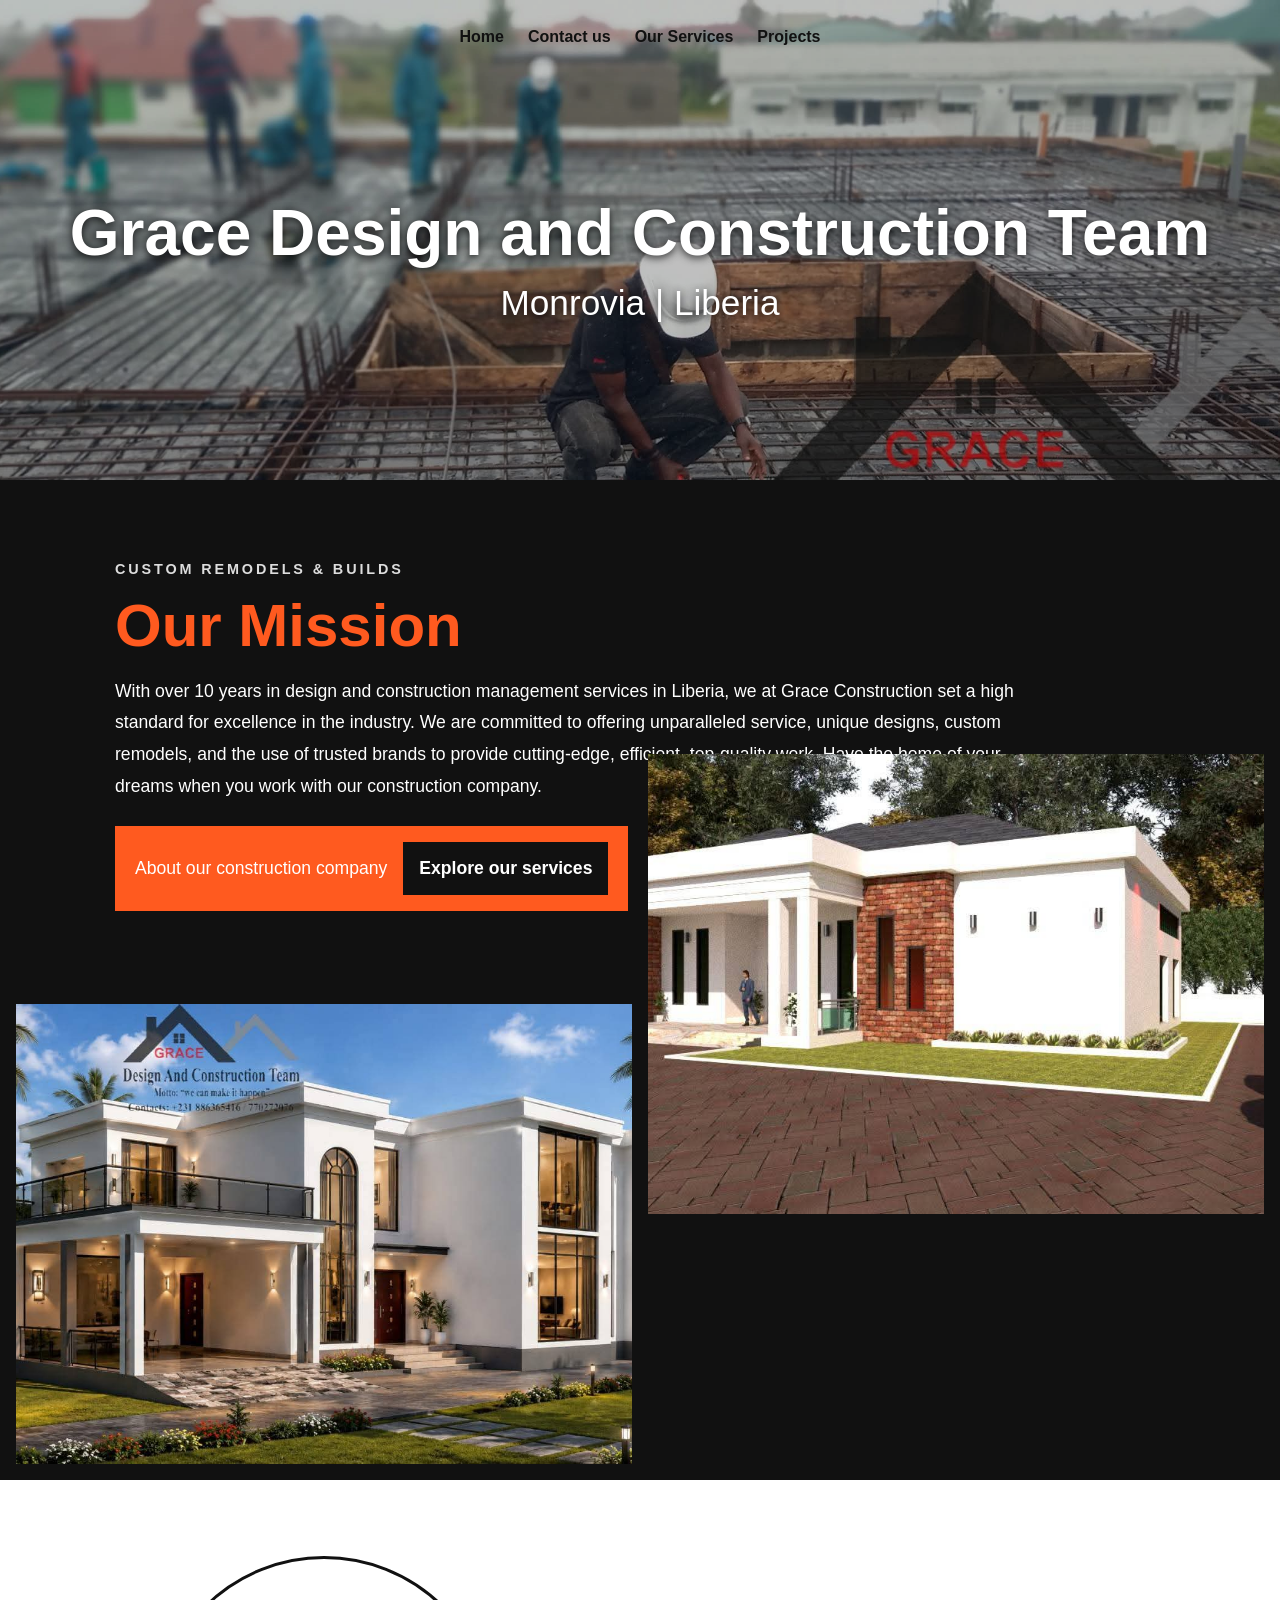
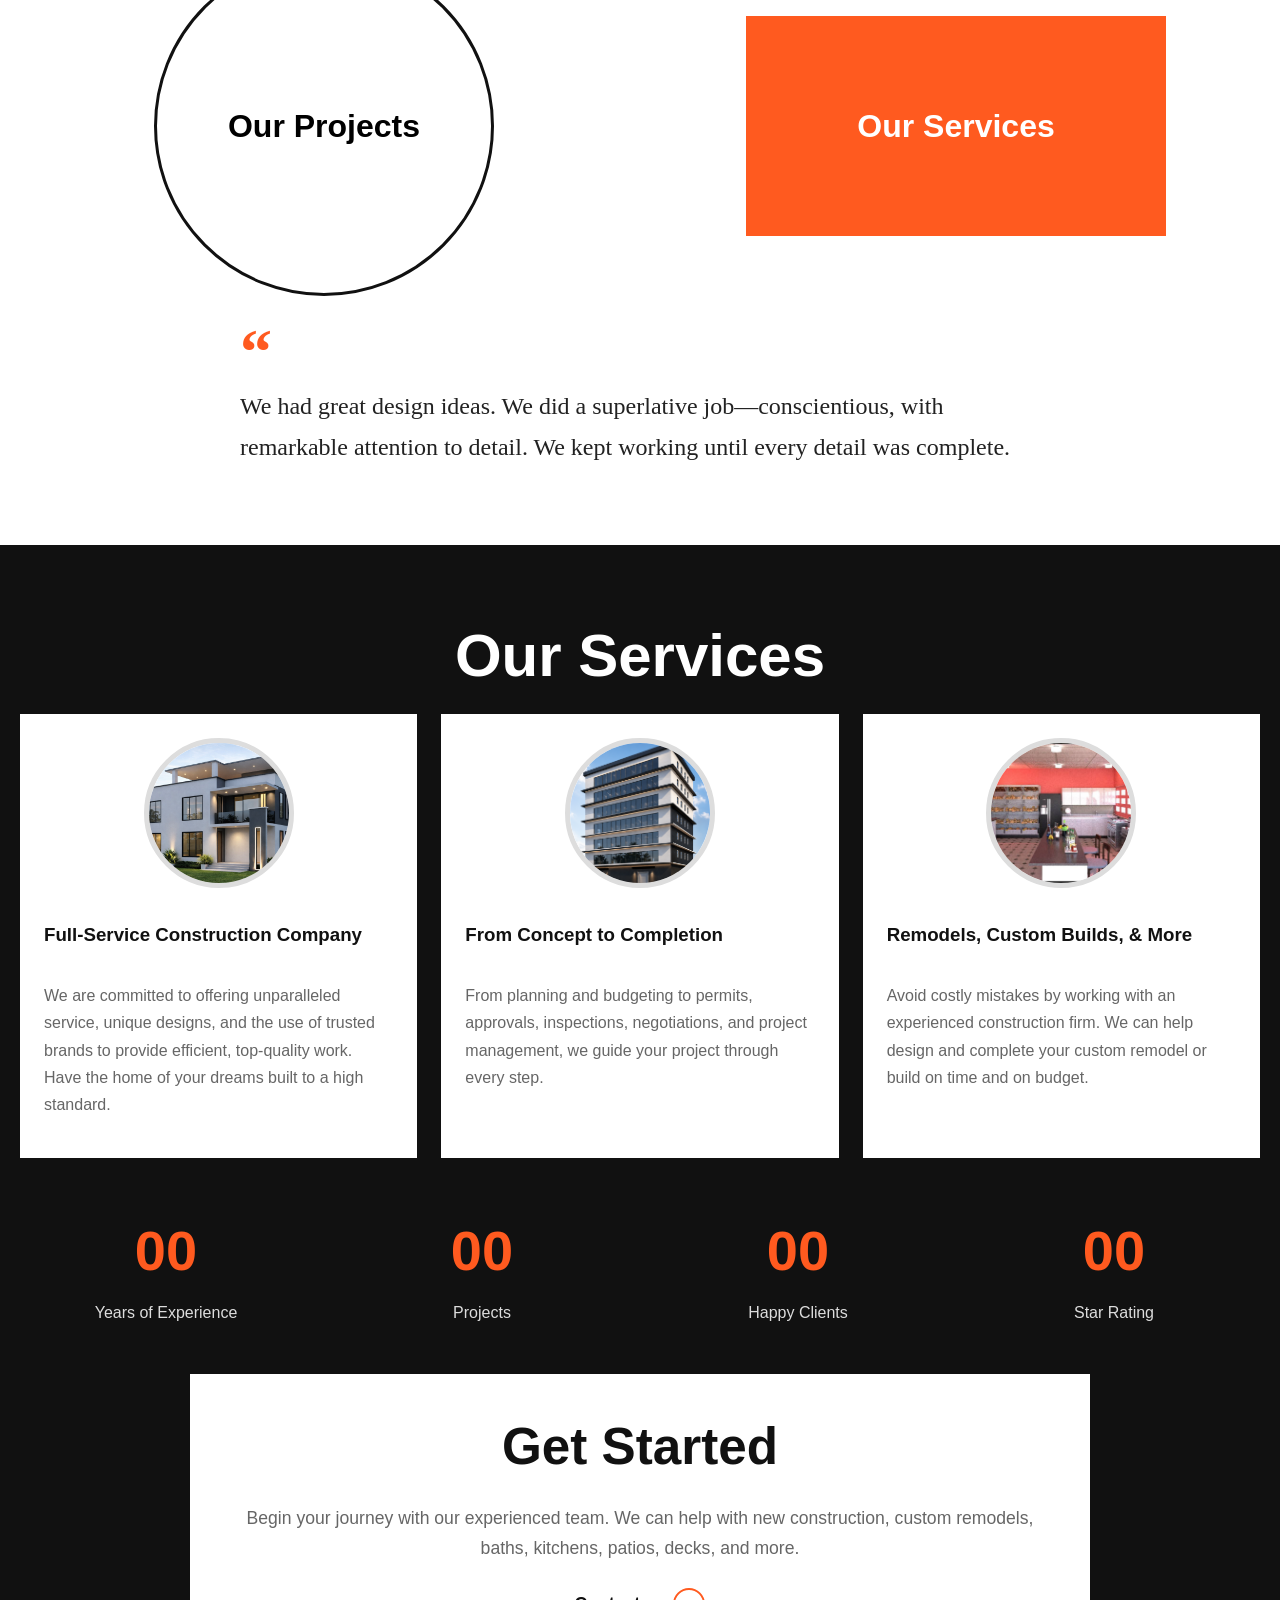
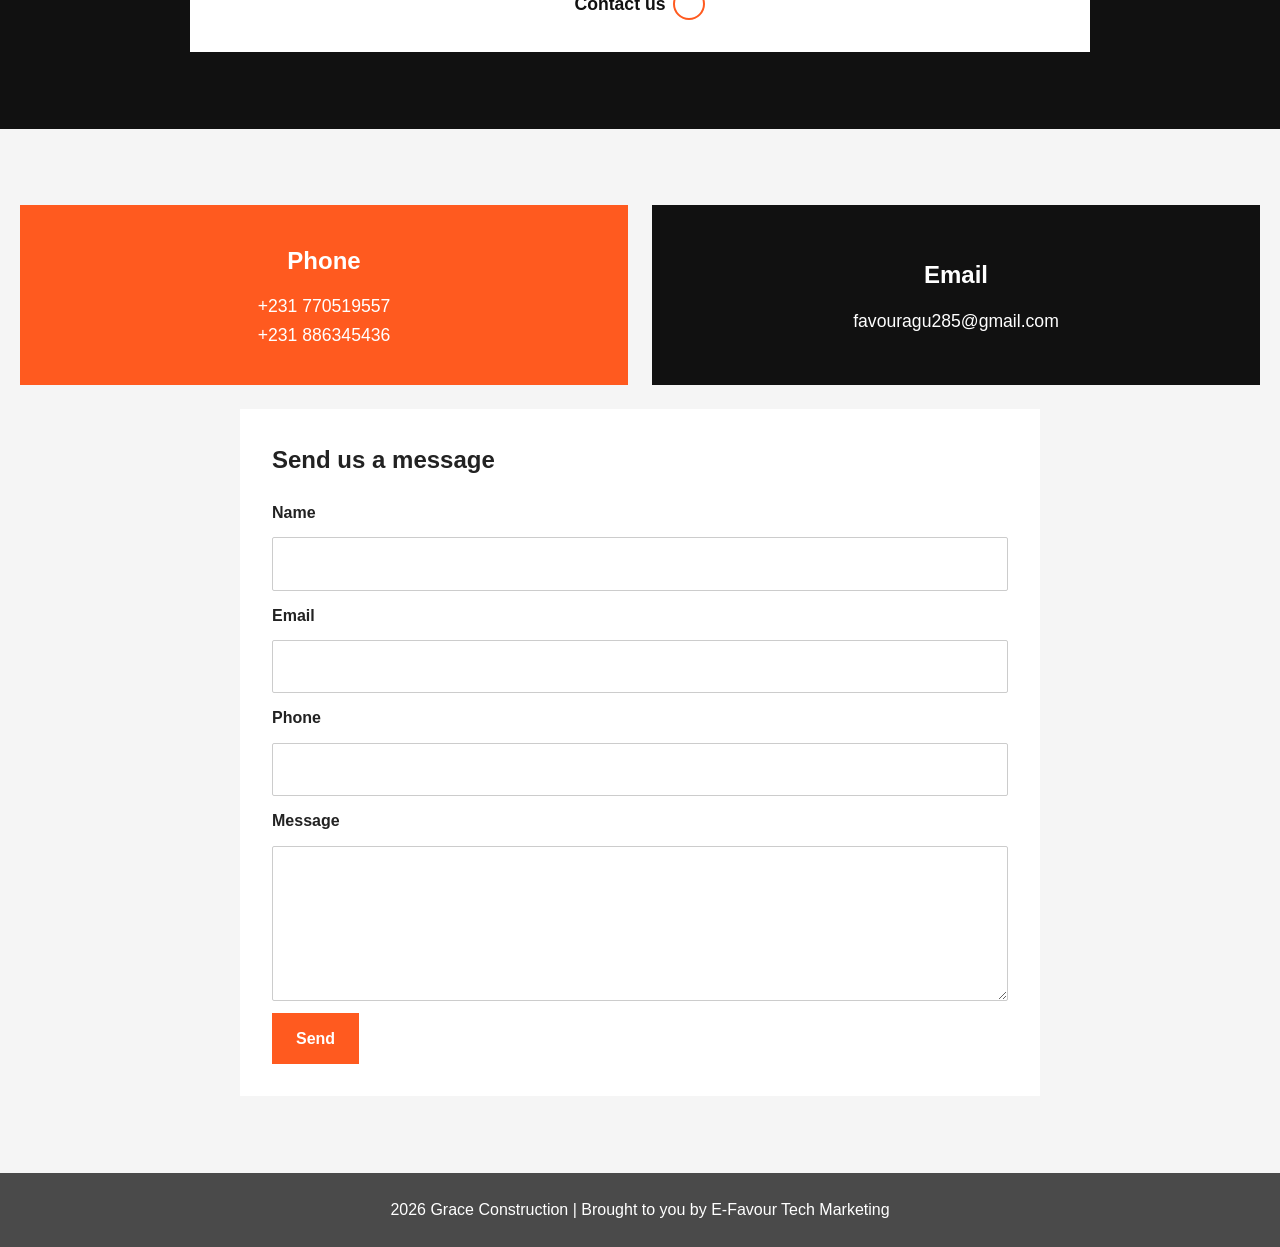
<file: index.html>
<!DOCTYPE html>
<html lang="en">
<head>
    <meta charset="UTF-8">
    <meta name="viewport" content="width=device-width, initial-scale=1.0">
    <title>Grace Design and Construction Company</title>
    <link rel="stylesheet" href="css/style.css">
    <script src="javascript/script.js" defer></script>
</head>

<body class="home-page">
    <header class="home-header">
        <img class="background-image" src="images/FB_IMG_120.jpg" alt="Grace Construction project">

        <nav class="inner-nav" aria-label="Main navigation">
            <ul>
                <li><a href="index.html">Home</a></li>
                <li><a href="contact.html">Contact us</a></li>
                <li><a href="service.html">Our Services</a></li>
                <li><a href="projects.html">Projects</a></li>
                
            </ul>
        </nav>

        <h1 class="major-head">
            Grace Design and Construction Team
            <span>Monrovia | Liberia</span>
        </h1>
    </header>

    <main>
        <section class="section-1">
            <div class="section1-content">
                <p class="eyebrow">Custom remodels &amp; builds</p>
                <h2 class="h2-type">Our Mission</h2>
                <p>
                    With over 10 years in design and construction management services in Liberia,
                    we at Grace Construction set a high standard for excellence in the industry.
                    We are committed to offering unparalleled service, unique designs, custom remodels,
                    and the use of trusted brands to provide cutting-edge, efficient, top-quality work.
                    Have the home of your dreams when you work with our construction company.
                </p>
                <div id="section1-conclusion">
                    <span>About our construction company</span>
                    <a href="service.html">Explore our services</a>
                </div>
            </div>
        </section>

        <section class="home-gallery" aria-label="Recent construction work">
            <img class="project-img" src="images/FB_IMG_121.jpg" alt="Completed construction project">
            <img class="project-img2" src="images/FB_IMG_123.jpg" alt="Construction project in progress">
        </section>

        <section class="section-2" aria-label="Explore Grace Construction">
            <a class="feature-link" id="circle-design" href="projects.html">Our Projects</a>
            <a class="feature-link" id="square-design" href="service.html">Our Services</a>
            <blockquote class="comment">
                <span class="quotation-mark" aria-hidden="true">“</span>
                <p>
                    We had great design ideas. We did a superlative job—conscientious,
                    with remarkable attention to detail. We kept working until every detail was complete.
                </p>
            </blockquote>
        </section>

        <section class="section-3">
            <h2 class="h2-type">Our Services</h2>

            <article class="sub-section1">
                <img class="circular-image" src="images/FB_IMG_124.png" alt="">
                <h3>Full-Service Construction Company</h3>
                <p>
                    We are committed to offering unparalleled service, unique designs, and the use
                    of trusted brands to provide efficient, top-quality work. Have the home of your
                    dreams built to a high standard.
                </p>
            </article>

            <article class="sub-section2">
                <img class="circular-image" src="images/FB_IMG_125.png" alt="">
                <h3>From Concept to Completion</h3>
                <p>
                    From planning and budgeting to permits, approvals, inspections, negotiations,
                    and project management, we guide your project through every step.
                </p>
            </article>

            <article class="sub-section3">
                <img class="circular-image" src="images/FB_IMG_122.jpg" alt="">
                <h3>Remodels, Custom Builds, &amp; More</h3>
                <p>
                    Avoid costly mistakes by working with an experienced construction firm.
                    We can help design and complete your custom remodel or build on time and on budget.
                </p>
            </article>

            <div class="container" aria-label="Grace Construction at a glance">
                <div class="count">
                    <span class="num" num="10">00</span>
                    <p>Years of Experience</p>
                </div>
                <div class="count">
                    <span class="num" num="37">00</span>
                    <p>Projects</p>
                </div>
                <div class="count">
                    <span class="num" num="28">00</span>
                    <p>Happy Clients</p>
                </div>
                <div class="count">
                    <span class="num" num="5">00</span>
                    <p>Star Rating</p>
                </div>
            </div>

            <div class="section3-conclusion">
                <h2 class="h2-type-black">Get Started</h2>
                <p class="paragraph-style">
                    Begin your journey with our experienced team. We can help with new construction,
                    custom remodels, baths, kitchens, patios, decks, and more.
                </p>
                <a id="text-style" href="contact.html">Contact us <span class="half-circle" aria-hidden="true"></span></a>
            </div>
        </section>

        <section class="home-contact" aria-label="Contact information">
            <div class="contact-style">
                <h2>Phone</h2>
                <a href="tel:+231770519557">+231 770519557</a>
                <a href="tel:+231886345436">+231 886345436</a>
            </div>

            <div class="contact-style2">
                <h2>Email</h2>
                <a href="mailto:favouragu285@gmail.com">favouragu285@gmail.com</a>
            </div>

            <form class="input-areas" action="mailto:favouragu285@gmail.com" method="post" enctype="text/plain">
                <h2>Send us a message</h2>
                <label for="home-name">Name</label>
                <input id="home-name" name="name" type="text" required>

                <label for="home-email">Email</label>
                <input id="home-email" name="email" type="email" required>

                <label for="home-phone">Phone</label>
                <input id="home-phone" name="phone" type="tel">

                <label for="home-message">Message</label>
                <textarea id="home-message" name="message" rows="5" required></textarea>

                <button type="submit">Send</button>
            </form>
        </section>
    </main>

    <footer class="home-footer">
        <p>2026 Grace Construction | Brought to you by E-Favour Tech Marketing</p>
    </footer>
</body>
</html>
</file>
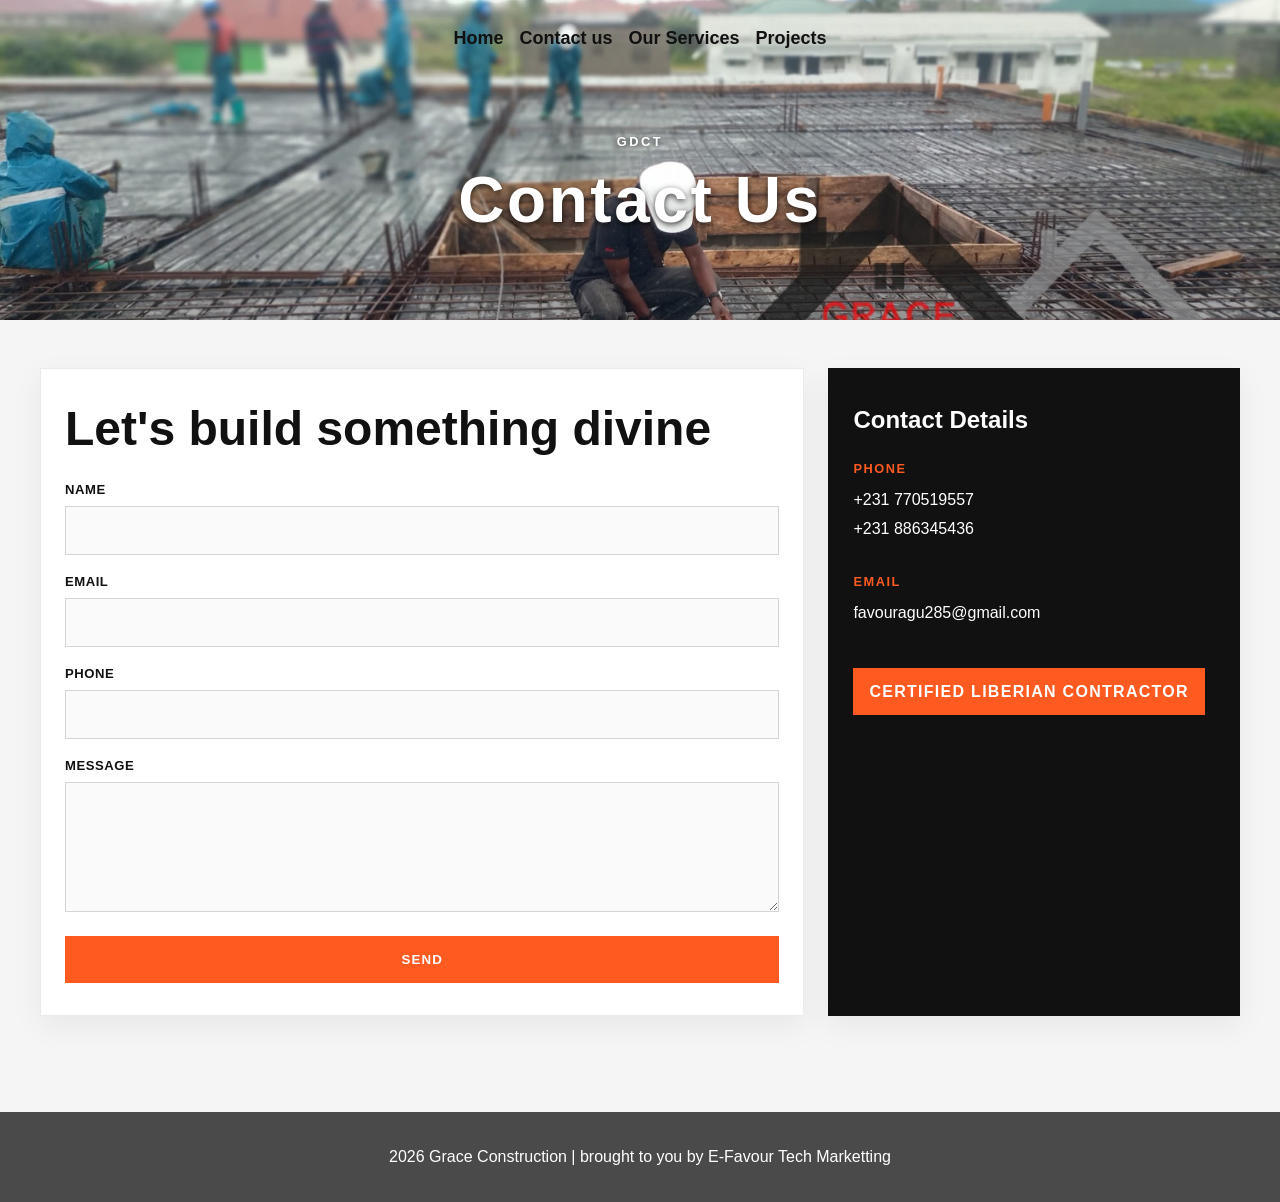
<file: contact.html>
<!DOCTYPE html>
<html lang="en">
<head>
    <meta charset="UTF-8">
    <meta name="viewport" content="width=device-width, initial-scale=1.0">
    <meta http-equiv="X-UA-Compatible" content="ie=edge">
    <title>Grace Design and Construction Company | Contact</title>
    <link rel="stylesheet" href="css/style.css">
</head>

<body class="contact-page">
    <header class="page-banner">
        <nav class="inner-nav">
            <ul>
                <li><a href="index.html">Home</a></li>
                <li><a href="contact.html">Contact us</a></li>
                <li><a href="service.html">Our Services</a></li>
                <li><a href="projects.html">Projects</a></li>
                
            </ul>
        </nav>

        <div class="banner-overlay">
            <p class="banner-tag">GDCT</p>
            <h1>Contact Us</h1>
        </div>
    </header>

    <main class="contact-main">
        <section class="contact-layout">
            <div class="contact-form-box">
                <h2>Let's build something divine</h2>
                <form class="contact-form">
                    <div class="field">
                        <label for="name">Name</label>
                        <input id="name" type="text" name="name">
                    </div>

                    <div class="field">
                        <label for="email">Email</label>
                        <input id="email" type="email" name="email">
                    </div>

                    <div class="field">
                        <label for="phone">Phone</label>
                        <input id="phone" type="tel" name="phone">
                    </div>

                    <div class="field">
                        <label for="message">Message</label>
                        <textarea id="message" name="message"></textarea>
                    </div>

                    <button type="submit" class="send-btn">Send</button>
                </form>
            </div>

            <aside class="contact-info-box">
                <h3>Contact Details</h3>

                <div class="info-item">
                    <span>Phone</span>
                    <p>+231 770519557</p>
                    <p>+231 886345436</p>
                </div>

                <div class="info-item">
                    <span>Email</span>
                    <p>favouragu285@gmail.com</p>
                </div>

                <div class="contact-badge">Certified Liberian Contractor</div>
            </aside>
        </section>
    </main>

    <footer class="page-footer">
        2026 Grace Construction | brought to you by E-Favour Tech Marketting
    </footer>
</body>
</html>
</file>
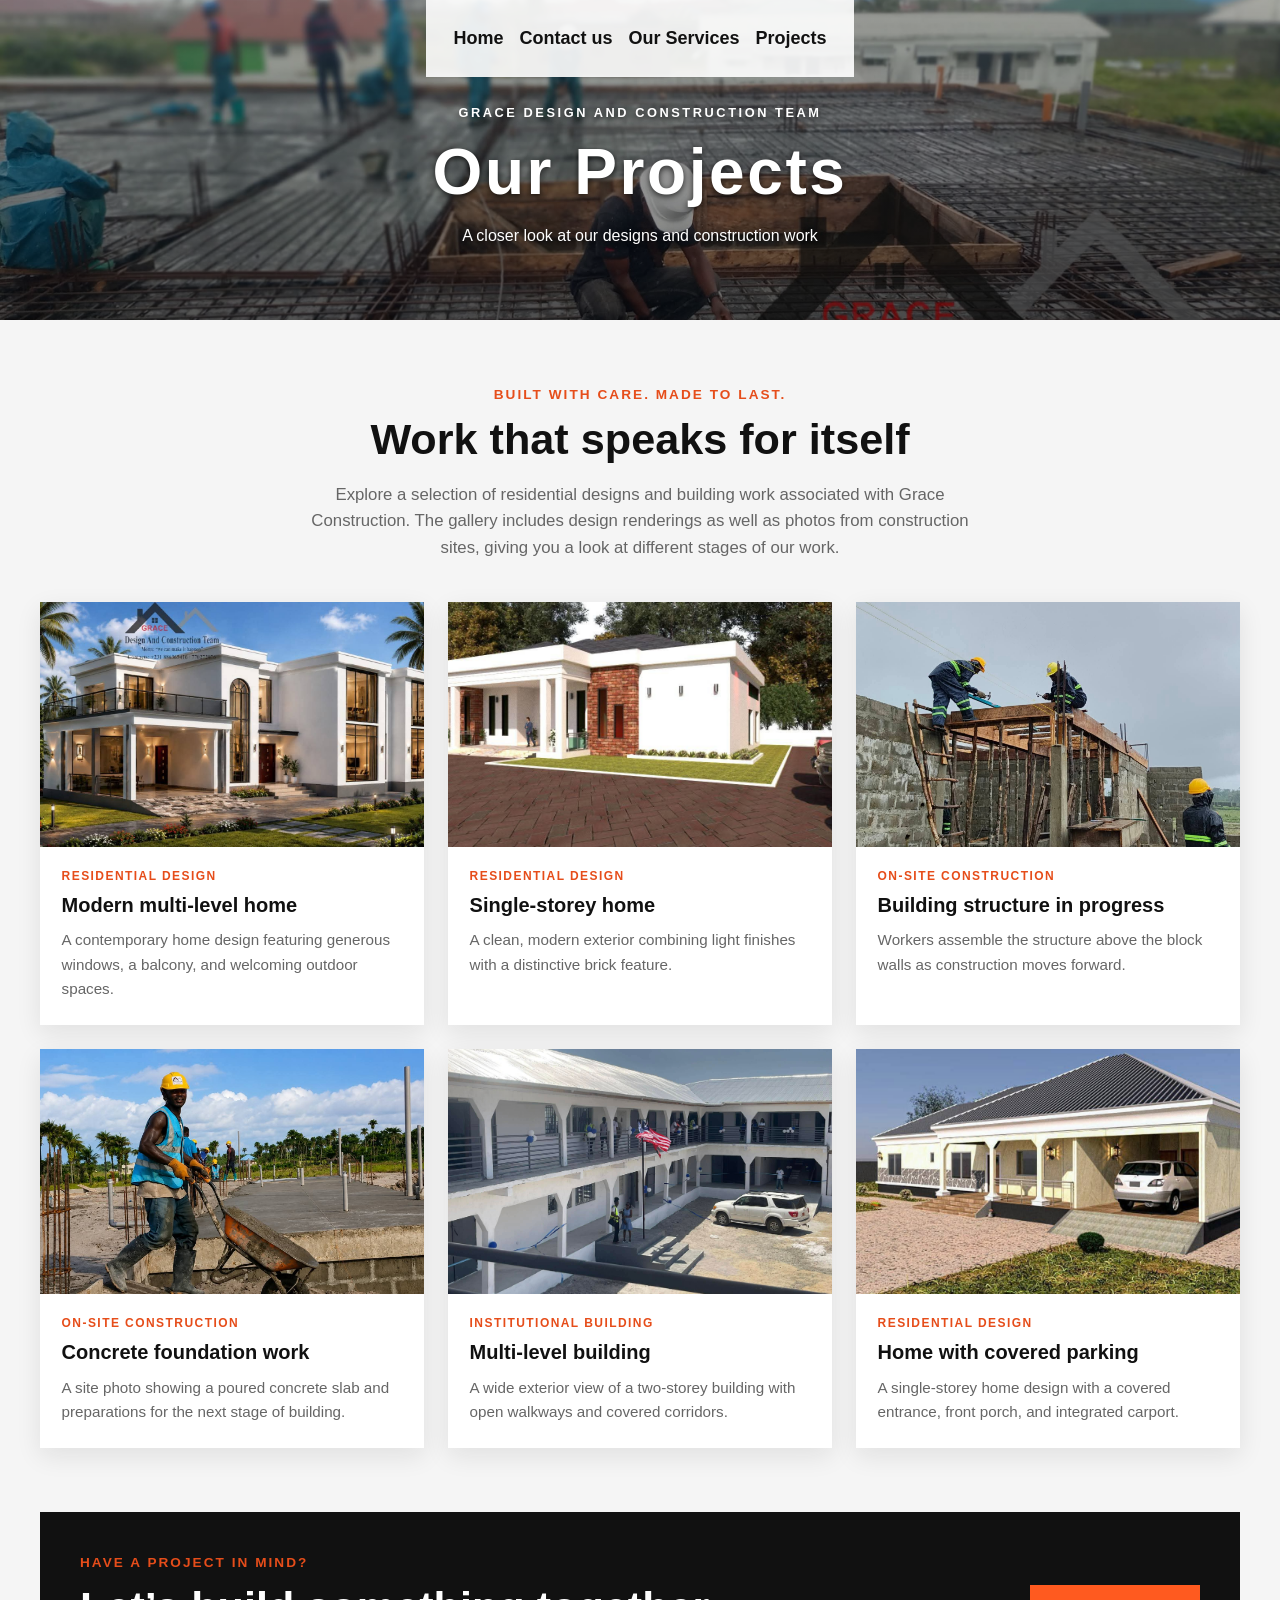
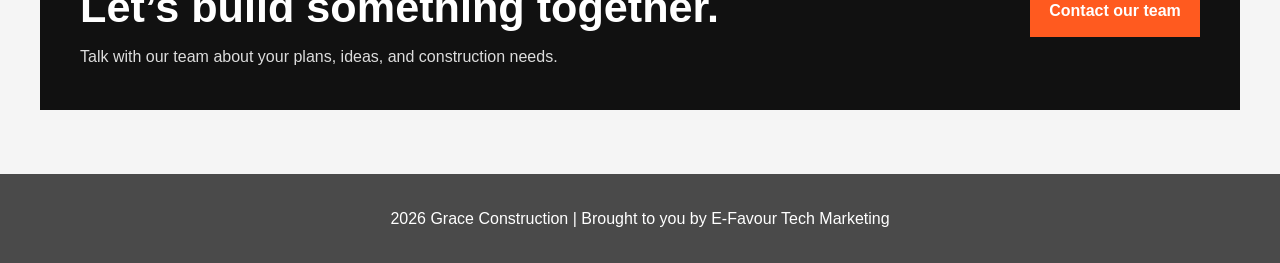
<file: projects.html>
<!DOCTYPE html>
<html lang="en">
<head>
    <meta charset="UTF-8">
    <meta name="viewport" content="width=device-width, initial-scale=1.0">
    <meta name="description" content="Explore residential designs and construction work by Grace Design and Construction Team in Liberia.">
    <title>Our Projects | Grace Design and Construction Company</title>
    <link rel="stylesheet" href="css/style.css">
</head>

<body class="projects-page">
    <header class="page-banner projects-banner">
        <nav class="inner-nav" aria-label="Main navigation">
            <ul>
                <li><a href="index.html">Home</a></li>
                <li><a href="contact.html">Contact us</a></li>
                <li><a href="service.html">Our Services</a></li>
                <li><a href="projects.html" aria-current="page">Projects</a></li>
            </ul>
        </nav>

        <div class="banner-overlay">
            <p class="banner-tag">Grace Design and Construction Team</p>
            <h1>Our Projects</h1>
            <p class="projects-banner-copy">A closer look at our designs and construction work</p>
        </div>
    </header>

    <main class="projects-main">
        <section class="projects-intro" aria-labelledby="projects-heading">
            <p class="projects-eyebrow">Built with care. Made to last.</p>
            <h2 id="projects-heading">Work that speaks for itself</h2>
            <p>
                Explore a selection of residential designs and building work associated with
                Grace Construction. The gallery includes design renderings as well as photos
                from construction sites, giving you a look at different stages of our work.
            </p>
        </section>

        <section class="projects-grid" aria-label="Project gallery">
            <article class="project-card">
                <img src="images/FB_IMG_121.jpg" alt="Architectural rendering of a modern multi-level home with a balcony and large windows" loading="lazy">
                <div class="project-card-copy">
                    <p class="project-type">Residential design</p>
                    <h3>Modern multi-level home</h3>
                    <p>A contemporary home design featuring generous windows, a balcony, and welcoming outdoor spaces.</p>
                </div>
            </article>

            <article class="project-card">
                <img src="images/FB_IMG_123.jpg" alt="Architectural rendering of a single-storey home with a brick accent wall" loading="lazy">
                <div class="project-card-copy">
                    <p class="project-type">Residential design</p>
                    <h3>Single-storey home</h3>
                    <p>A clean, modern exterior combining light finishes with a distinctive brick feature.</p>
                </div>
            </article>

            <article class="project-card">
                <img src="images/FB_IMG_126.jpg" alt="Construction crew working on the upper structure of a concrete block building" loading="lazy">
                <div class="project-card-copy">
                    <p class="project-type">On-site construction</p>
                    <h3>Building structure in progress</h3>
                    <p>Workers assemble the structure above the block walls as construction moves forward.</p>
                </div>
            </article>

            <article class="project-card">
                <img src="images/FB_IMG_127.jpg" alt="Construction worker beside a newly poured concrete foundation slab" loading="lazy">
                <div class="project-card-copy">
                    <p class="project-type">On-site construction</p>
                    <h3>Concrete foundation work</h3>
                    <p>A site photo showing a poured concrete slab and preparations for the next stage of building.</p>
                </div>
            </article>

            <article class="project-card">
                <img src="images/FB_IMG_128.jpg" alt="Large two-storey institutional building with open corridors and exterior railings" loading="lazy">
                <div class="project-card-copy">
                    <p class="project-type">Institutional building</p>
                    <h3>Multi-level building</h3>
                    <p>A wide exterior view of a two-storey building with open walkways and covered corridors.</p>
                </div>
            </article>

            <article class="project-card">
                <img src="images/FB_IMG_129.jpg" alt="Architectural rendering of a single-storey home with a covered front porch and carport" loading="lazy">
                <div class="project-card-copy">
                    <p class="project-type">Residential design</p>
                    <h3>Home with covered parking</h3>
                    <p>A single-storey home design with a covered entrance, front porch, and integrated carport.</p>
                </div>
            </article>
        </section>

        <section class="projects-cta">
            <div>
                <p class="projects-eyebrow">Have a project in mind?</p>
                <h2>Let’s build something together.</h2>
                <p>Talk with our team about your plans, ideas, and construction needs.</p>
            </div>
            <a class="projects-contact-link" href="contact.html">Contact our team</a>
        </section>
    </main>

    <footer class="page-footer">
        <p>2026 Grace Construction | Brought to you by E-Favour Tech Marketing</p>
    </footer>
</body>
</html>
</file>
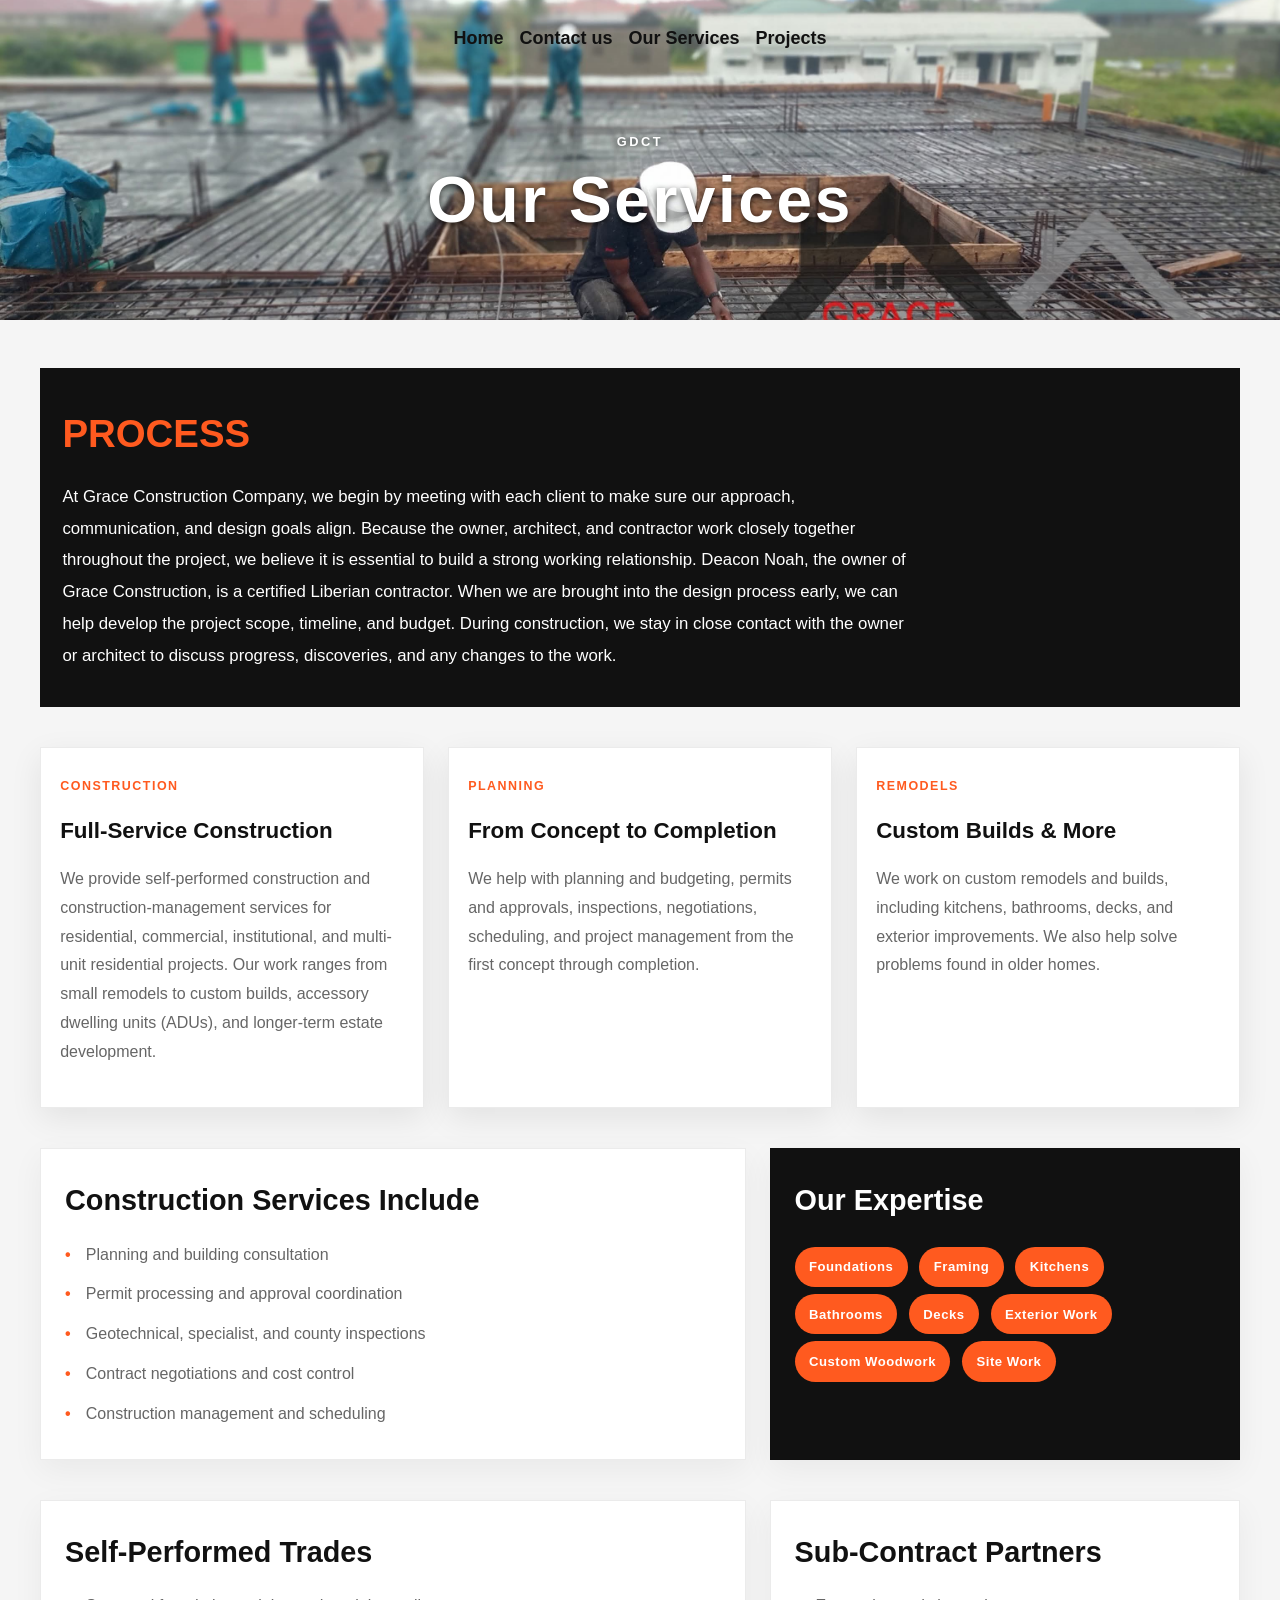
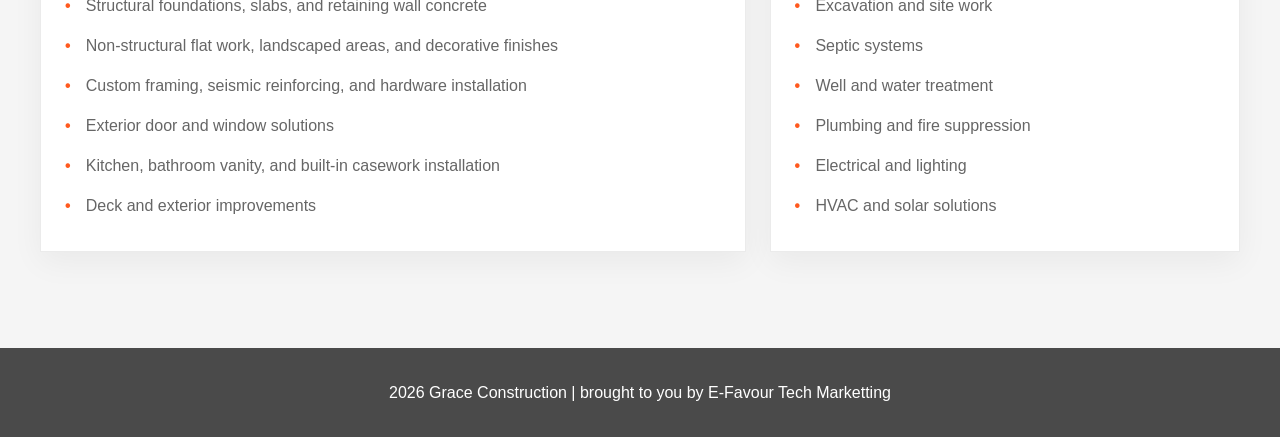
<file: service.html>
<!DOCTYPE html>
<html lang="en">
<head>
    <meta charset="UTF-8">
    <meta name="viewport" content="width=device-width, initial-scale=1.0">
    <meta http-equiv="X-UA-Compatible" content="ie=edge">
    <title>Grace Design and Construction Company | Services</title>
    <link rel="stylesheet" href="css/style.css">
</head>

<body class="service-page">
    <header class="page-banner">
        <nav class="inner-nav">
            <ul>
                <li><a href="index.html">Home</a></li>
                <li><a href="contact.html">Contact us</a></li>
                <li><a href="service.html">Our Services</a></li>
                <li><a href="projects.html">Projects</a></li>
                
            </ul>
        </nav>

        <div class="banner-overlay">
            <p class="banner-tag">GDCT</p>
            <h1>Our Services</h1>
        </div>
    </header>

    <main class="service-main">
        <section class="service-intro">
            <h2>Process</h2>
            <p>
                At Grace Construction Company, we begin by meeting with each client to make sure our approach,
                communication, and design goals align. Because the owner, architect, and contractor work closely
                together throughout the project, we believe it is essential to build a strong working relationship.
                Deacon Noah, the owner of Grace Construction, is a certified Liberian contractor. When we are brought
                into the design process early, we can help develop the project scope, timeline, and budget. During
                construction, we stay in close contact with the owner or architect to discuss progress, discoveries,
                and any changes to the work.
            </p>
        </section>

        <section class="service-grid">
            <article class="service-card">
                <span class="card-label">Construction</span>
                <h3>Full-Service Construction</h3>
                <p>
                    We provide self-performed construction and construction-management services for residential,
                    commercial, institutional, and multi-unit residential projects. Our work ranges from small
                    remodels to custom builds, accessory dwelling units (ADUs), and longer-term estate development.
                </p>
            </article>

            <article class="service-card">
                <span class="card-label">Planning</span>
                <h3>From Concept to Completion</h3>
                <p>
                    We help with planning and budgeting, permits and approvals, inspections, negotiations, scheduling,
                    and project management from the first concept through completion.
                </p>
            </article>

            <article class="service-card">
                <span class="card-label">Remodels</span>
                <h3>Custom Builds & More</h3>
                <p>
                    We work on custom remodels and builds, including kitchens, bathrooms, decks, and exterior
                    improvements. We also help solve problems found in older homes.
                </p>
            </article>
        </section>

        <section class="service-details">
            <div class="service-panel">
                <h3>Construction Services Include</h3>
                <ul class="service-list">
                    <li>Planning and building consultation</li>
                    <li>Permit processing and approval coordination</li>
                    <li>Geotechnical, specialist, and county inspections</li>
                    <li>Contract negotiations and cost control</li>
                    <li>Construction management and scheduling</li>
                </ul>
            </div>

            <div class="service-badges">
                <h3>Our Expertise</h3>
                <span class="badge">Foundations</span>
                <span class="badge">Framing</span>
                <span class="badge">Kitchens</span>
                <span class="badge">Bathrooms</span>
                <span class="badge">Decks</span>
                <span class="badge">Exterior Work</span>
                <span class="badge">Custom Woodwork</span>
                <span class="badge">Site Work</span>
            </div>
        </section>

        <section class="service-details">
            <div class="service-panel">
                <h3>Self-Performed Trades</h3>
                <ul class="service-check-list">
                    <li>Structural foundations, slabs, and retaining wall concrete</li>
                    <li>Non-structural flat work, landscaped areas, and decorative finishes</li>
                    <li>Custom framing, seismic reinforcing, and hardware installation</li>
                    <li>Exterior door and window solutions</li>
                    <li>Kitchen, bathroom vanity, and built-in casework installation</li>
                    <li>Deck and exterior improvements</li>
                </ul>
            </div>

            <div class="service-panel">
                <h3>Sub-Contract Partners</h3>
                <ul class="service-check-list">
                    <li>Excavation and site work</li>
                    <li>Septic systems</li>
                    <li>Well and water treatment</li>
                    <li>Plumbing and fire suppression</li>
                    <li>Electrical and lighting</li>
                    <li>HVAC and solar solutions</li>
                </ul>
            </div>
        </section>
    </main>

    <footer class="page-footer">
        2026 Grace Construction | brought to you by E-Favour Tech Marketting
    </footer>
</body>
</html>
</file>
<file: css/style.css>
.background-image{
    display: block;
    width: 100%;
    height: auto;
    /* Original: max-width: 100vw; could exceed the content width with the body margin. */
    max-width: 100%;
    
}
/*H1 style*/
.major-head{
    text-align: center;
    color: white;
    position: relative; bottom: 7cm;
    border: solid;
    
    
    


}
.major-head{
    font-size: 5vw;
    color: white;
    
}
.section-1{
    background-color: black;
    color: white;
    position: relative; top: -240px;
    /* Original overflow risk: margin-right: -8px; */
    padding-bottom: 5cm;


    }
/*for the entire text content of section 1 class*/
    .section1-content{
        margin-left: min(3cm, 5vw);
        font-size: larger;
        line-height: 2cm;
        padding-top: -15cm;
        
    }
/*for h2 that is in section one class*/
    .h2-type{
        color: red;
        font-weight: 800;
        font-size: 60px;
        
    }
    /*this is the conclusion part of section 1 class*/
     #section1-conclusion{
            color: white;
            background-color: orangered;
            text-align: center;
            display: inline-block;
            /* Original offset: left: 20vw; */
            position: relative; bottom: -8cm; left: 0;
            padding-bottom: 3cm;
            
                  
        }

        /* this is for the image that seperates section 1 and 2 */

        .project-img{
           margin-left: 8vw; 
            max-width: 83vw;

            }
             .image-wrapper{
            background-color: black;
            justify-content: center;
            position: relative; top: -6.6cm; 
                  }



             .project-img2{
           margin-left: 8vw; 
            max-width: 83vw;
            position: relative; top: -250px;
            
        }
        /* section 2 (white background*/
        /* this is for the circle */
            #circle-design{
                color: black;
                border: 3px solid;
                display: flex;
                border-radius: 400%; 
                height: 10cm;
                width: min(10cm, 90%);
                justify-content: center;   
                align-items: center;  
                /* Original offset: left: 14cm; */
                position: relative; top: -6cm; left: 0;
                margin-inline: auto;
                font-size: xx-large;
            }

            /* this is for the square below the circle */
            #square-design{
                background-color: orangered;
                display: flex;
                /* Original values: left: 12cm; min-width: 14cm; */
                position: relative; top: -6cm; left: 0;
                width: min(14cm, 90%);
                min-width: 0;
                height: 10cm;
                margin-inline: auto;
                font-size: xx-large;
                align-items: center;
                justify-content: center;
                
            }
       
            /* this is for the comment beside the box */
            .quotation-mark{
                color: black;
                font-size: 100px;
                font-weight: 100px;
                font-family: 'Times New Roman', Times, serif;
            }
            
            .comment{
                color: black;
                position: relative; top: -18cm;
                font-size: x-large;
                font-family: cursive;
                text-align: left;
                width: min(400px, 100%);
                line-height: 60px;
                
            }

            /* this is for section 3 (black background) */
            .section-3{
                background-color: black;
                color: white;
                position: relative; top: -18cm;
                padding-bottom: 0%; 
                display: flex;
                flex-wrap: wrap;
                justify-content: center;
                gap: 1.5rem;
            }


            /* for the three subsection elements in section 3 */
            .sub-section1{
            background-color: white;
            width: min(320px, 100%);
            max-width: 320px;
            height: 350px;
            color: gray;
            line-height: 25px;
            /* Original margins: margin-left: 4cm; margin-top: 4cm; */
            margin: 0;
            flex: 1 1 280px;
            display: flex;
            flex-direction: column;
            justify-content: flex-end;
            font-size: larger;
        }

            .sub-section2{
                 background-color: white;
            width: min(320px, 100%);
            max-width: 320px;
            height: 350px;
            color: gray;
            line-height: 25px;
            /* Original margins: margin-left: 14cm; margin-top: -9.2cm; */
            margin: 0;
            flex: 1 1 280px;
            display: flex;
            flex-direction: column;
            justify-content: flex-end;
            font-size: larger;
            }

            .sub-section3{
                      background-color: white;
            width: min(320px, 100%);
            max-width: 320px;
            height: 350px;
            color: gray;
            line-height: 25px;
            /* Original margins: margin-left: 24cm; margin-top: -9.2cm; */
            margin: 0;
            flex: 1 1 280px;
            display: flex;
            flex-direction: column;
            justify-content: flex-end;
            font-size: larger;
            }
            
                

            /* this is for the 3 circular images in section 3 */
            .circular-image{
                height: 200px;
                width: 200px;
                border-radius: 50%;
                border: 6px solid; color: gray;
                margin-inline: auto;
                
            }
                
            /* this is for the bold numbers under the 3 boxes */
             
            .container{
                display: flex;
                color: gray;
                flex-direction: row;
                flex-wrap: wrap;
                justify-content: center;
                gap: min(5cm, 4vw);
                position: relative; top: 1cm;
                width: 100%;
                
            }

            .num{
                font-size: xxx-large;
                color: orangered;
            }
              

              /* this is for the white conclusion part of section 3 (black background) */
              .section3-conclusion{
                background-color: white;
                color: gray;
                width: min(800px, 100%);
                margin-inline: auto;
                margin-top: 0cm;
                padding-bottom: 5cm;
                
                
              }

                /* this is for the text content of section 3 conclusion */
                .h2-type-black{
                color: black;
                font-weight: 100;
                font-size: 60px;
                display: flex;
                justify-content: center;
                padding-top: 2cm;
        
                }

                .paragraph-style{
                    font-size: larger;
                    display: flex;
                    justify-content: center;
                    margin-inline: min(2cm, 5vw);
                    line-height: 1cm;
                }

                #text-style{
                    font-size: larger;
                    font-weight: 100px;
                    display: flex;
                    color: black;
                    position: relative; top: 3cm;
                    margin-left: 0;
                    justify-content: center;

                }

                .half-circle{
                    border: solid; 
                    width: 40px;
                    height: 30px;
                    border-radius: 50%;
                    color: orangered;
                    position: relative; left: -28px; top: -10px;
                    
                }   

                /* this is for the contact section of the closure */
                .contact-style{
                    background-color: orangered;
                    width: min(400px, 100%);
                    height: 300px;
                    display: flex;
                    /* Original offset: left: 12cm; */
                    position: relative; top: -16cm; left: 0;
                    margin-inline: auto;
                    justify-content: center;
                     align-items: center;
                     flex-direction: column;
                     font-size: large;
                    }

                     .contact-style2{
                    background-color: black;
                    width: min(400px, 100%);
                    height: 300px;
                    display: flex;
                    /* Original offset: left: 12cm; */
                    position: relative; top: -18cm; left: 0;
                    margin-inline: auto;
                    justify-content: center;
                     align-items: center;
                     flex-direction: column;
                     color: white;
                     font-size: large;
                    }
                    
                    /* this is for the input areas at the end of the page */
                    .input-areas{
                        color: black;
                        display: flex;
                        flex-direction: column;
                        /* Original offset: left: 26cm; */
                        position: relative; top: -34cm; left: 0;
                        width: min(400px, 100%);
                        margin-inline: auto;
                        gap: 2cm ;

                    }
                    footer{
                        color: white;
                        background-color: gray;
                        height: 3cm;
                        position: relative; top: -30cm;
                    }

                    :root {
                        --dark: #111111;
                        --soft-dark: #1d1d1d;
                        --accent: #ff5a1f;
                        --accent-deep: #e64d1a;
                        --light: #f5f5f5;
                        --text: #222222;
                        --muted: #666666;
                        --white: #ffffff;
                    }

                    .service-page *,
                    .contact-page * {
                        box-sizing: border-box;
                    }

                    .service-page,
                    .contact-page {
                        margin: 0;
                        font-family: Arial, Helvetica, sans-serif;
                        line-height: 1.6;
                        background: var(--light);
                        color: var(--text);
                    }

                    .home-header {
                        position: relative;
                    }

                    .page-banner {
                        position: relative;
                        min-height: 320px;
                        background: url("../images/FB_IMG_120.jpg") center/cover no-repeat;
                    }

                    .inner-nav {
                        position: absolute;
                        top: 0;
                        left: 0;
                        width: 100%;
                        z-index: 5;
                        display: flex;
                        justify-content: center;
                        align-items: center;
                        min-height: 0;
                        background: transparent;
                        border: none;
                    }

                    .inner-nav ul {
                        list-style: none;
                        display: flex;
                        justify-content: center;
                        flex-wrap: wrap;
                        gap: 0;
                        margin: 0;
                        padding: 1rem 1.2rem;
                    }

                    .inner-nav a {
                        position: relative;
                        z-index: 6;
                        display: inline-block;
                        color: #111111;
                        font-weight: 800;
                        padding: 0.5rem;
                        font-size: large;
                        pointer-events: auto;
                        text-decoration: none;
                    }

                    .banner-overlay {
                        position: relative;
                        z-index: 2;
                        display: flex;
                        flex-direction: column;
                        justify-content: center;
                        align-items: center;
                        text-align: center;
                        min-height: 320px;
                        padding: 6rem 1.2rem 3rem;
                        color: var(--white);
                        text-shadow: 0 2px 6px rgba(0, 0, 0, 0.75);
                    }

                    .banner-tag {
                        margin: 0;
                        font-size: 0.8rem;
                        font-weight: 700;
                        letter-spacing: 0.2em;
                        text-transform: uppercase;
                    }

                    .page-banner h1 {
                        margin: 0.8rem 0 0;
                        font-size: clamp(2.4rem, 5vw, 4.2rem);
                        line-height: 1.1;
                        font-weight: 800;
                        letter-spacing: 0.04em;
                    }

                    .service-main,
                    .contact-main {
                        padding: 0 1.2rem 4rem;
                    }

                    .service-intro {
                        max-width: 1200px;
                        margin: 3rem auto 0;
                        background: var(--dark);
                        color: var(--white);
                        padding: 2.2rem 1.4rem;
                    }

                    .service-intro h2 {
                        margin: 0 0 1rem;
                        color: var(--accent);
                        font-size: clamp(1.8rem, 3vw, 2.8rem);
                        text-transform: uppercase;
                    }

                    .service-intro p {
                        margin: 0;
                        max-width: 850px;
                        font-size: 1.05rem;
                        line-height: 1.9;
                    }

                    .service-grid {
                        max-width: 1200px;
                        margin: 2.5rem auto 0;
                        display: grid;
                        grid-template-columns: repeat(3, minmax(220px, 1fr));
                        gap: 1.5rem;
                    }

                    .service-card {
                        background: var(--white);
                        border: 1px solid rgba(0, 0, 0, 0.08);
                        box-shadow: 0 10px 30px rgba(0, 0, 0, 0.08);
                        padding: 1.5rem 1.2rem;
                    }

                    .service-card .card-label {
                        display: inline-block;
                        color: var(--accent);
                        font-size: 0.78rem;
                        font-weight: 700;
                        letter-spacing: 0.12em;
                        text-transform: uppercase;
                        margin-bottom: 1rem;
                    }

                    .service-card h3 {
                        margin: 0 0 0.8rem;
                        font-size: 1.4rem;
                        color: var(--dark);
                    }

                    .service-card p,
                    .service-card li {
                        color: var(--muted);
                        line-height: 1.8;
                        font-size: 1rem;
                    }

                    .service-details {
                        max-width: 1200px;
                        margin: 2.5rem auto 0;
                        display: grid;
                        grid-template-columns: 1.2fr 0.8fr;
                        gap: 1.5rem;
                    }

                    .service-panel,
                    .service-badges {
                        background: var(--white);
                        border: 1px solid rgba(0, 0, 0, 0.08);
                        box-shadow: 0 10px 30px rgba(0, 0, 0, 0.05);
                        padding: 1.8rem 1.5rem;
                    }

                    .service-panel h3,
                    .service-badges h3 {
                        margin: 0 0 1rem;
                        color: var(--dark);
                        font-size: 1.8rem;
                    }

                    .service-panel p,
                    .service-panel li {
                        color: var(--muted);
                        line-height: 1.9;
                    }

                    .service-list,
                    .service-check-list {
                        list-style: none;
                        padding: 0;
                        margin: 0;
                        display: grid;
                        gap: 0.6rem;
                    }

                    .service-list li,
                    .service-check-list li {
                        position: relative;
                        padding-left: 1.3rem;
                    }

                    .service-list li::before,
                    .service-check-list li::before {
                        content: "•";
                        position: absolute;
                        left: 0;
                        color: var(--accent);
                        font-weight: 700;
                    }

                    .service-badges {
                        background: var(--dark);
                        color: var(--white);
                    }

                    .service-badges h3 {
                        color: var(--white);
                    }

                    .service-badges .badge {
                        display: inline-block;
                        background: var(--accent);
                        color: var(--white);
                        padding: 0.6rem 0.9rem;
                        margin: 0.45rem 0.45rem 0 0;
                        border-radius: 999px;
                        font-size: 0.82rem;
                        font-weight: 700;
                        letter-spacing: 0.04em;
                    }

                    .contact-layout {
                        max-width: 1200px;
                        margin: 3rem auto 0;
                        display: grid;
                        grid-template-columns: 1.3fr 0.7fr;
                        gap: 1.5rem;
                    }

                    .contact-form-box,
                    .contact-info-box {
                        background: var(--white);
                        border: 1px solid rgba(0, 0, 0, 0.08);
                        box-shadow: 0 10px 30px rgba(0, 0, 0, 0.06);
                        padding: 2rem 1.5rem;
                    }

                    .contact-form-box h2 {
                        margin: 0 0 1.4rem;
                        color: var(--dark);
                        font-size: clamp(2rem, 4vw, 3rem);
                        line-height: 1.15;
                    }

                    .contact-form {
                        display: grid;
                        gap: 1rem;
                    }

                    .field {
                        display: grid;
                        gap: 0.4rem;
                    }

                    .field label {
                        font-weight: 700;
                        letter-spacing: 0.04em;
                        text-transform: uppercase;
                        color: var(--dark);
                        font-size: 0.82rem;
                    }

                    .field input,
                    .field textarea {
                        width: 100%;
                        border: 1px solid rgba(0, 0, 0, 0.15);
                        background: #fafafa;
                        color: var(--text);
                        padding: 0.9rem 1rem;
                        font-size: 1rem;
                        resize: vertical;
                    }

                    .field textarea {
                        min-height: 130px;
                    }

                    .send-btn {
                        margin-top: 0.5rem;
                        border: none;
                        background: var(--accent);
                        color: var(--white);
                        font-weight: 700;
                        letter-spacing: 0.08em;
                        padding: 1rem 1.2rem;
                        cursor: pointer;
                        text-transform: uppercase;
                    }

                    .contact-info-box {
                        background: var(--dark);
                        color: var(--white);
                    }

                    .contact-info-box h3 {
                        margin: 0 0 1rem;
                        color: var(--white);
                        font-size: 1.5rem;
                    }

                    .info-item {
                        margin-bottom: 1.5rem;
                    }

                    .info-item span {
                        display: inline-block;
                        color: var(--accent);
                        font-size: 0.8rem;
                        letter-spacing: 0.12em;
                        text-transform: uppercase;
                        margin-bottom: 0.4rem;
                        font-weight: 700;
                    }

                    .info-item p,
                    .info-item a {
                        color: var(--white);
                        margin: 0;
                        line-height: 1.8;
                        font-size: 1rem;
                    }

                    .contact-badge {
                        display: inline-block;
                        background: var(--accent);
                        color: var(--white);
                        margin-top: 1rem;
                        padding: 0.7rem 1rem;
                        font-weight: 700;
                        letter-spacing: 0.08em;
                        text-transform: uppercase;
                    }

                    .page-footer {
                        background: #4a4a4a;
                        color: var(--white);
                        text-align: center;
                        padding: 2rem 1rem;
                        margin-top: 2rem;
                    }

                    .service-page .page-footer,
                    .contact-page .page-footer {
                        position: static;
                        top: auto;
                        height: auto;
                    }

                    @media (max-width: 900px) {
                        .service-grid,
                        .service-details,
                        .contact-layout {
                            grid-template-columns: 1fr;
                        }
                    }

                    @media (max-width: 560px) {
                        .inner-nav ul {
                            gap: 0;
                            padding: 0.5rem 0.4rem;
                        }

                        .inner-nav a {
                            padding: 0.45rem;
                            font-size: 0.85rem;
                        }

                        .page-banner {
                            min-height: 260px;
                        }

                        .page-banner h1 {
                            font-size: 2.1rem;
                        }

                        .banner-overlay {
                            min-height: 260px;
                            padding-top: 6rem;
                        }

                        .service-main,
                        .contact-main {
                            padding-left: 0.8rem;
                            padding-right: 0.8rem;
                        }
                    }

                    .home-page {
                        margin: 0;
                        font-family: Arial, Helvetica, sans-serif;
                        color: var(--text);
                        background: var(--light);
                        line-height: 1.6;
                    }

                    .home-page *,
                    .home-page *::before,
                    .home-page *::after {
                        box-sizing: border-box;
                    }

                    .home-page a {
                        text-decoration: none;
                    }

                    .home-header {
                        position: relative;
                        isolation: isolate;
                        display: flex;
                        min-height: 480px;
                        align-items: center;
                        justify-content: center;
                        overflow: hidden;
                        background: var(--dark);
                    }

                    .home-header::after {
                        position: absolute;
                        z-index: -1;
                        inset: 0;
                        background: rgba(0, 0, 0, 0.25);
                        content: "";
                    }

                    .home-header .background-image {
                        position: absolute;
                        z-index: -2;
                        inset: 0;
                        width: 100%;
                        height: 100%;
                        max-width: none;
                        object-fit: cover;
                    }

                    .home-page .inner-nav {
                        position: absolute;
                        z-index: 2;
                        top: 0;
                        left: 0;
                        width: 100%;
                        min-height: 0;
                    }

                    .home-page .inner-nav ul {
                        justify-content: center;
                        gap: 0;
                        padding: 1rem 1.2rem;
                    }

                    .home-page .inner-nav a {
                        display: inline-block;
                        padding: 0.5rem 0.75rem;
                        color: #111111;
                        font-size: 1rem;
                        font-weight: 800;
                    }

                    .home-page .major-head {
                        position: relative;
                        bottom: auto;
                        z-index: 1;
                        margin: 2.5rem 1rem 0;
                        padding: 1rem;
                        border: 0;
                        color: var(--white);
                        font-size: clamp(2rem, 5vw, 4rem);
                        line-height: 1.15;
                        text-align: center;
                        text-shadow: 0 2px 8px rgba(0, 0, 0, 0.8);
                    }

                    .home-page .major-head span {
                        display: block;
                        margin-top: 0.8rem;
                        font-size: 0.55em;
                        font-weight: 400;
                    }

                    .home-page .section-1 {
                        position: static;
                        padding: clamp(2rem, 6vw, 5rem) 1.25rem;
                        background: var(--dark);
                        color: var(--white);
                    }

                    .home-page .section1-content {
                        max-width: 1050px;
                        margin: 0 auto;
                        padding: 0;
                        font-size: 1.1rem;
                        line-height: 1.8;
                    }

                    .eyebrow {
                        margin: 0;
                        color: #dddddd;
                        font-size: 0.9rem;
                        font-weight: 700;
                        letter-spacing: 0.2em;
                        text-transform: uppercase;
                    }

                    .home-page .h2-type {
                        margin: 0.5rem 0 1rem;
                        color: var(--accent);
                        font-size: clamp(2.2rem, 5vw, 3.75rem);
                        font-weight: 800;
                        line-height: 1.15;
                    }

                    .home-page .section1-content > p:not(.eyebrow) {
                        max-width: 900px;
                        margin: 0 0 1.5rem;
                    }

                    .home-page #section1-conclusion {
                        position: static;
                        display: inline-flex;
                        flex-wrap: wrap;
                        align-items: center;
                        gap: 1rem;
                        padding: 1rem 1.25rem;
                        background: var(--accent);
                        color: var(--white);
                        text-align: left;
                    }

                    .home-page #section1-conclusion a {
                        display: inline-block;
                        padding: 0.65rem 1rem;
                        background: var(--dark);
                        color: var(--white);
                        font-weight: 700;
                    }

                    .home-gallery {
                        display: grid;
                        grid-template-columns: repeat(2, minmax(0, 1fr));
                        gap: 1rem;
                        padding: 1rem;
                        background: var(--dark);
                    }

                    .home-gallery img {
                        display: block;
                        width: 100%;
                        height: clamp(220px, 38vw, 460px);
                        margin: 0;
                        object-fit: cover;
                    }

                    .home-page .section-2 {
                        position: static;
                        display: grid;
                        grid-template-columns: repeat(2, minmax(0, 1fr));
                        align-items: center;
                        gap: 1.5rem;
                        padding: clamp(2rem, 6vw, 5rem) 1.25rem;
                        background: var(--white);
                    }

                    .home-page .feature-link {
                        display: flex;
                        width: min(100%, 360px);
                        margin: 0 auto;
                        align-items: center;
                        justify-content: center;
                        color: var(--dark);
                        font-size: clamp(1.5rem, 3vw, 2rem);
                        font-weight: 800;
                        text-align: center;
                    }

                    .home-page #circle-design {
                        position: static;
                        width: min(100%, 340px);
                        height: auto;
                        aspect-ratio: 1;
                        border: 3px solid var(--dark);
                        border-radius: 50%;
                    }

                    .home-page #square-design {
                        position: static;
                        width: min(100%, 420px);
                        min-width: 0;
                        height: auto;
                        min-height: 220px;
                        padding: 1.5rem;
                        background: var(--accent);
                        color: var(--white);
                    }

                    .home-page .comment {
                        position: static;
                        grid-column: 1 / -1;
                        width: min(100%, 800px);
                        margin: 0 auto;
                        color: var(--text);
                        font-family: Georgia, "Times New Roman", serif;
                        font-size: clamp(1.1rem, 2.5vw, 1.5rem);
                        line-height: 1.7;
                    }

                    .home-page .comment p {
                        margin: 0;
                    }

                    .home-page .quotation-mark {
                        color: var(--accent);
                        font-size: 4rem;
                        font-weight: 700;
                        line-height: 1;
                    }

                    .home-page .section-3 {
                        position: static;
                        display: grid;
                        grid-template-columns: repeat(3, minmax(0, 1fr));
                        justify-content: initial;
                        gap: 1.5rem;
                        padding: clamp(2rem, 6vw, 5rem) 1.25rem;
                        background: var(--dark);
                        color: var(--white);
                    }

                    .home-page .section-3 > .h2-type {
                        grid-column: 1 / -1;
                        margin: 0;
                        color: var(--white);
                        text-align: center;
                    }

                    .home-page .sub-section1,
                    .home-page .sub-section2,
                    .home-page .sub-section3 {
                        display: flex;
                        width: auto;
                        max-width: none;
                        min-height: 360px;
                        height: auto;
                        margin: 0;
                        padding: 1.5rem;
                        flex: initial;
                        flex-direction: column;
                        justify-content: flex-start;
                        background: var(--white);
                        color: var(--muted);
                        font-size: 1rem;
                        line-height: 1.7;
                    }

                    .home-page .sub-section1 h3,
                    .home-page .sub-section2 h3,
                    .home-page .sub-section3 h3 {
                        color: var(--dark);
                        line-height: 1.3;
                    }

                    .home-page .circular-image {
                        width: 150px;
                        height: 150px;
                        margin: 0 auto 1rem;
                        border: 5px solid #dddddd;
                        border-radius: 50%;
                        object-fit: cover;
                    }

                    .home-page .container {
                        position: static;
                        grid-column: 1 / -1;
                        display: grid;
                        width: 100%;
                        grid-template-columns: repeat(4, minmax(0, 1fr));
                        justify-content: center;
                        gap: 1.5rem;
                        padding: 1.5rem 0;
                        color: var(--white);
                        text-align: center;
                    }

                    .home-page .count p {
                        margin: 0.3rem 0 0;
                        color: #dddddd;
                    }

                    .home-page .num {
                        color: var(--accent);
                        font-size: clamp(2.25rem, 5vw, 3.5rem);
                        font-weight: 800;
                    }

                    .home-page .section3-conclusion {
                        grid-column: 1 / -1;
                        width: min(100%, 900px);
                        margin: 0 auto;
                        padding: 2rem clamp(1rem, 4vw, 3rem);
                        background: var(--white);
                        color: var(--muted);
                    }

                    .home-page .h2-type-black {
                        display: block;
                        margin: 0 0 1rem;
                        padding: 0;
                        color: var(--dark);
                        font-size: clamp(2rem, 4vw, 3.5rem);
                        font-weight: 700;
                        text-align: center;
                    }

                    .home-page .paragraph-style {
                        display: block;
                        margin: 0;
                        font-size: 1.1rem;
                        line-height: 1.7;
                        text-align: center;
                    }

                    .home-page #text-style {
                        position: static;
                        display: flex;
                        justify-content: center;
                        align-items: center;
                        margin: 1.5rem 0 0;
                        color: var(--dark);
                        font-size: 1.1rem;
                        font-weight: 700;
                    }

                    .home-page .half-circle {
                        position: static;
                        display: inline-block;
                        width: 32px;
                        height: 32px;
                        margin-left: 0.5rem;
                        border: 2px solid var(--accent);
                        border-radius: 50%;
                    }

                    .home-contact {
                        display: grid;
                        grid-template-columns: repeat(2, minmax(0, 1fr));
                        gap: 1.5rem;
                        padding: clamp(2rem, 6vw, 5rem) 1.25rem;
                        background: var(--light);
                    }

                    .home-page .contact-style,
                    .home-page .contact-style2 {
                        position: static;
                        display: flex;
                        width: 100%;
                        min-height: 180px;
                        height: auto;
                        margin: 0;
                        padding: 2rem 1.5rem;
                        align-items: center;
                        justify-content: center;
                        flex-direction: column;
                        background: var(--accent);
                        color: var(--white);
                        font-size: 1.1rem;
                        overflow-wrap: anywhere;
                    }

                    .home-page .contact-style2 {
                        background: var(--dark);
                    }

                    .home-page .contact-style h2,
                    .home-page .contact-style2 h2 {
                        margin: 0 0 0.75rem;
                        color: var(--white);
                        font-size: 1.5rem;
                    }

                    .home-page .contact-style a,
                    .home-page .contact-style2 a {
                        color: var(--white);
                    }

                    .home-page .input-areas {
                        position: static;
                        grid-column: 1 / -1;
                        display: grid;
                        width: min(100%, 800px);
                        margin: 0 auto;
                        padding: 2rem;
                        gap: 0.75rem;
                        color: var(--text);
                        background: var(--white);
                    }

                    .home-page .input-areas h2 {
                        margin: 0 0 0.5rem;
                    }

                    .home-page .input-areas label {
                        font-weight: 700;
                    }

                    .home-page .input-areas input,
                    .home-page .input-areas textarea {
                        width: 100%;
                        padding: 0.8rem;
                        border: 1px solid #cccccc;
                        border-radius: 2px;
                        font: inherit;
                    }

                    .home-page .input-areas button {
                        width: fit-content;
                        padding: 0.8rem 1.5rem;
                        border: 0;
                        background: var(--accent);
                        color: var(--white);
                        font: inherit;
                        font-weight: 700;
                        cursor: pointer;
                    }

                    .home-page .home-footer {
                        position: static;
                        height: auto;
                        margin: 0;
                        padding: 1.5rem;
                        background: #4a4a4a;
                        color: var(--white);
                        text-align: center;
                    }

                    .home-page .home-footer p {
                        margin: 0;
                    }

                    @media (max-width: 800px) {
                        .home-page .section-3 {
                            grid-template-columns: repeat(2, minmax(0, 1fr));
                        }

                        .home-page .sub-section3 {
                            grid-column: 1 / -1;
                        }

                        .home-page .container {
                            grid-template-columns: repeat(2, minmax(0, 1fr));
                        }
                    }

                    @media (max-width: 560px) {
                        .home-header {
                            min-height: 360px;
                        }

                        .home-page .inner-nav ul {
                            padding: 0.5rem 0.25rem;
                        }

                        .home-page .inner-nav a {
                            padding: 0.45rem;
                            font-size: 0.85rem;
                        }

                        .home-page .major-head {
                            margin-top: 4.5rem;
                            font-size: clamp(1.8rem, 8vw, 2.5rem);
                        }

                        .home-gallery,
                        .home-page .section-2,
                        .home-page .section-3,
                        .home-contact {
                            grid-template-columns: 1fr;
                        }

                        .home-gallery img {
                            height: 240px;
                        }

                        .home-page .comment,
                        .home-page .section-3 > .h2-type,
                        .home-page .sub-section3,
                        .home-page .container,
                        .home-page .section3-conclusion,
                        .home-page .input-areas {
                            grid-column: 1;
                        }

                        .home-page .sub-section1,
                        .home-page .sub-section2,
                        .home-page .sub-section3 {
                            min-height: 0;
                        }

                        .home-page #square-design {
                            min-height: 180px;
                        }

                        .home-page .input-areas {
                            padding: 1.25rem;
                        }
                    }

                    .projects-page,
                    .projects-page * {
                        box-sizing: border-box;
                    }

                    .projects-page {
                        margin: 0;
                        font-family: Arial, Helvetica, sans-serif;
                        line-height: 1.6;
                        background: var(--light);
                        color: var(--text);
                    }

                    .projects-banner {
                        background-image: linear-gradient(rgba(0, 0, 0, 0.32), rgba(0, 0, 0, 0.5)), url("../images/FB_IMG_120.jpg");
                    }

                    .projects-page .inner-nav ul {
                        background: rgba(255, 255, 255, 0.9);
                    }

                    .projects-main {
                        padding: 0 1.2rem 4rem;
                    }

                    .projects-intro {
                        max-width: 850px;
                        margin: 0 auto;
                        padding: 4rem 1rem 2.5rem;
                        text-align: center;
                    }

                    .projects-eyebrow {
                        margin: 0 0 0.5rem;
                        color: var(--accent-deep);
                        font-size: 0.85rem;
                        font-weight: 700;
                        letter-spacing: 0.15em;
                        text-transform: uppercase;
                    }

                    .projects-intro h2,
                    .projects-cta h2 {
                        margin: 0;
                        color: var(--dark);
                        font-size: clamp(1.8rem, 3.5vw, 2.7rem);
                        line-height: 1.2;
                    }

                    .projects-intro > p:last-child {
                        max-width: 700px;
                        margin: 1rem auto 0;
                        color: var(--muted);
                        font-size: 1.05rem;
                    }

                    .projects-grid {
                        display: grid;
                        grid-template-columns: repeat(3, minmax(0, 1fr));
                        gap: 1.5rem;
                        max-width: 1200px;
                        margin: 0 auto;
                    }

                    .project-card {
                        overflow: hidden;
                        background: var(--white);
                        box-shadow: 0 8px 24px rgba(17, 17, 17, 0.09);
                    }

                    .project-card img {
                        display: block;
                        width: 100%;
                        height: 245px;
                        object-fit: cover;
                        background: #e5e5e5;
                    }

                    .project-card-copy {
                        padding: 1.25rem 1.35rem 1.5rem;
                    }

                    .project-type {
                        margin: 0 0 0.35rem;
                        color: var(--accent-deep);
                        font-size: 0.75rem;
                        font-weight: 700;
                        letter-spacing: 0.12em;
                        text-transform: uppercase;
                    }

                    .project-card h3 {
                        margin: 0;
                        color: var(--dark);
                        font-size: 1.25rem;
                        line-height: 1.3;
                    }

                    .project-card-copy > p:last-child {
                        margin: 0.65rem 0 0;
                        color: var(--muted);
                        font-size: 0.95rem;
                    }

                    .projects-cta {
                        display: flex;
                        align-items: center;
                        justify-content: space-between;
                        gap: 2rem;
                        max-width: 1200px;
                        margin: 4rem auto 0;
                        padding: 2.5rem;
                        background: var(--dark);
                        color: var(--white);
                    }

                    .projects-cta h2 {
                        color: var(--white);
                    }

                    .projects-cta > div > p:last-child {
                        margin: 0.65rem 0 0;
                        color: #dddddd;
                    }

                    .projects-contact-link {
                        flex: 0 0 auto;
                        display: inline-block;
                        padding: 0.85rem 1.2rem;
                        background: var(--accent);
                        color: var(--white);
                        font-weight: 700;
                        text-decoration: none;
                    }

                    .projects-contact-link:hover,
                    .projects-contact-link:focus-visible {
                        background: var(--accent-deep);
                    }

                    .projects-page .page-footer {
                        position: static;
                        height: auto;
                        margin-top: 0;
                    }

                    .projects-page .page-footer p {
                        margin: 0;
                    }

                    @media (max-width: 900px) {
                        .projects-grid {
                            grid-template-columns: repeat(2, minmax(0, 1fr));
                        }
                    }

                    @media (max-width: 560px) {
                        .projects-main {
                            padding-left: 0.8rem;
                            padding-right: 0.8rem;
                        }

                        .projects-intro {
                            padding: 3rem 0.25rem 2rem;
                        }

                        .projects-grid {
                            grid-template-columns: 1fr;
                            gap: 1rem;
                        }

                        .project-card img {
                            height: 230px;
                        }

                        .projects-cta {
                            align-items: flex-start;
                            flex-direction: column;
                            gap: 1.25rem;
                            margin-top: 2.5rem;
                            padding: 1.5rem;
                        }
                    }
</file>
